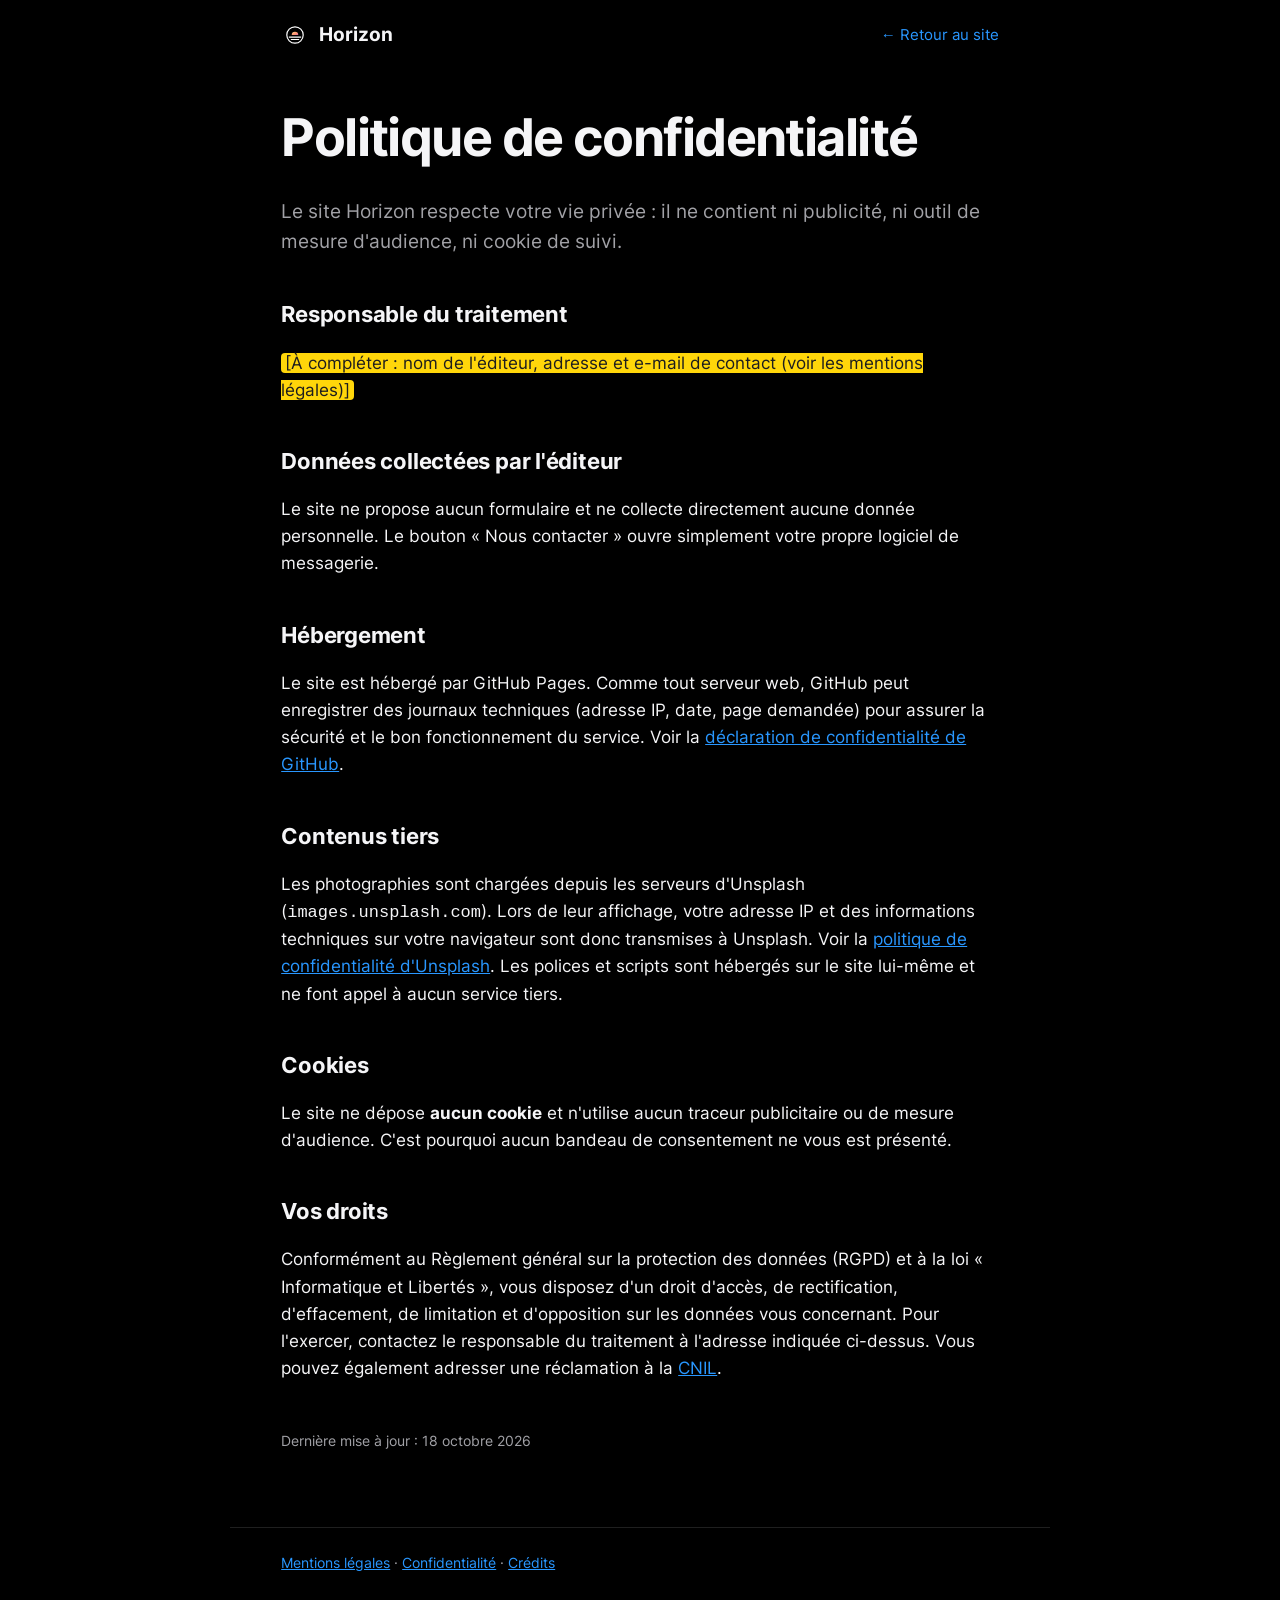
<file: confidentialite.html>
<!doctype html>
<html lang="fr">
<head>
  <meta charset="utf-8" />
  <meta name="viewport" content="width=device-width, initial-scale=1" />
  <title>Politique de confidentialité — Horizon</title>
  <meta name="description" content="Politique de confidentialité du site Horizon : aucune donnée collectée, aucun cookie." />
  <link rel="canonical" href="https://julien-sys78.github.io/horizon/confidentialite.html" />
  <link rel="icon" href="icons/icon.svg" type="image/svg+xml" />
  <link rel="apple-touch-icon" href="icons/icon-180.png" />
  <link rel="stylesheet" href="css/legal.css" />
</head>
<body>
  <a class="skip" href="#contenu">Aller au contenu</a>
  <header class="top"><a href="./" class="brand"><img src="icons/icon.svg" alt="" width="28" height="28" /> Horizon</a><a href="./" class="back">← Retour au site</a></header>
  <main id="contenu" class="doc">
    <h1>Politique de confidentialité</h1>
    <p class="lead">Le site Horizon respecte votre vie privée : il ne contient ni publicité, ni outil de mesure d'audience, ni cookie de suivi.</p>
    <h2>Responsable du traitement</h2>
    <p><mark class="todo">[À compléter : nom de l'éditeur, adresse et e-mail de contact (voir les mentions légales)]</mark></p>
    <h2>Données collectées par l'éditeur</h2>
    <p>Le site ne propose aucun formulaire et ne collecte directement aucune donnée personnelle. Le bouton « Nous contacter » ouvre simplement votre propre logiciel de messagerie.</p>
    <h2>Hébergement</h2>
    <p>Le site est hébergé par GitHub Pages. Comme tout serveur web, GitHub peut enregistrer des journaux techniques (adresse IP, date, page demandée) pour assurer la sécurité et le bon fonctionnement du service. Voir la <a href="https://docs.github.com/fr/site-policy/privacy-policies/github-general-privacy-statement">déclaration de confidentialité de GitHub</a>.</p>
    <h2>Contenus tiers</h2>
    <p>Les photographies sont chargées depuis les serveurs d'Unsplash (<code>images.unsplash.com</code>). Lors de leur affichage, votre adresse IP et des informations techniques sur votre navigateur sont donc transmises à Unsplash. Voir la <a href="https://unsplash.com/privacy">politique de confidentialité d'Unsplash</a>. Les polices et scripts sont hébergés sur le site lui-même et ne font appel à aucun service tiers.</p>
    <h2 id="cookies">Cookies</h2>
    <p>Le site ne dépose <strong>aucun cookie</strong> et n'utilise aucun traceur publicitaire ou de mesure d'audience. C'est pourquoi aucun bandeau de consentement ne vous est présenté.</p>
    <h2>Vos droits</h2>
    <p>Conformément au Règlement général sur la protection des données (RGPD) et à la loi « Informatique et Libertés », vous disposez d'un droit d'accès, de rectification, d'effacement, de limitation et d'opposition sur les données vous concernant. Pour l'exercer, contactez le responsable du traitement à l'adresse indiquée ci-dessus. Vous pouvez également adresser une réclamation à la <a href="https://www.cnil.fr/fr/plaintes">CNIL</a>.</p>

    <p class="updated">Dernière mise à jour : 18 octobre 2026</p>
  </main>
  <footer class="foot"><a href="mentions-legales.html">Mentions légales</a> · <a href="confidentialite.html">Confidentialité</a> · <a href="credits.html">Crédits</a></footer>
</body>
</html>
</file>
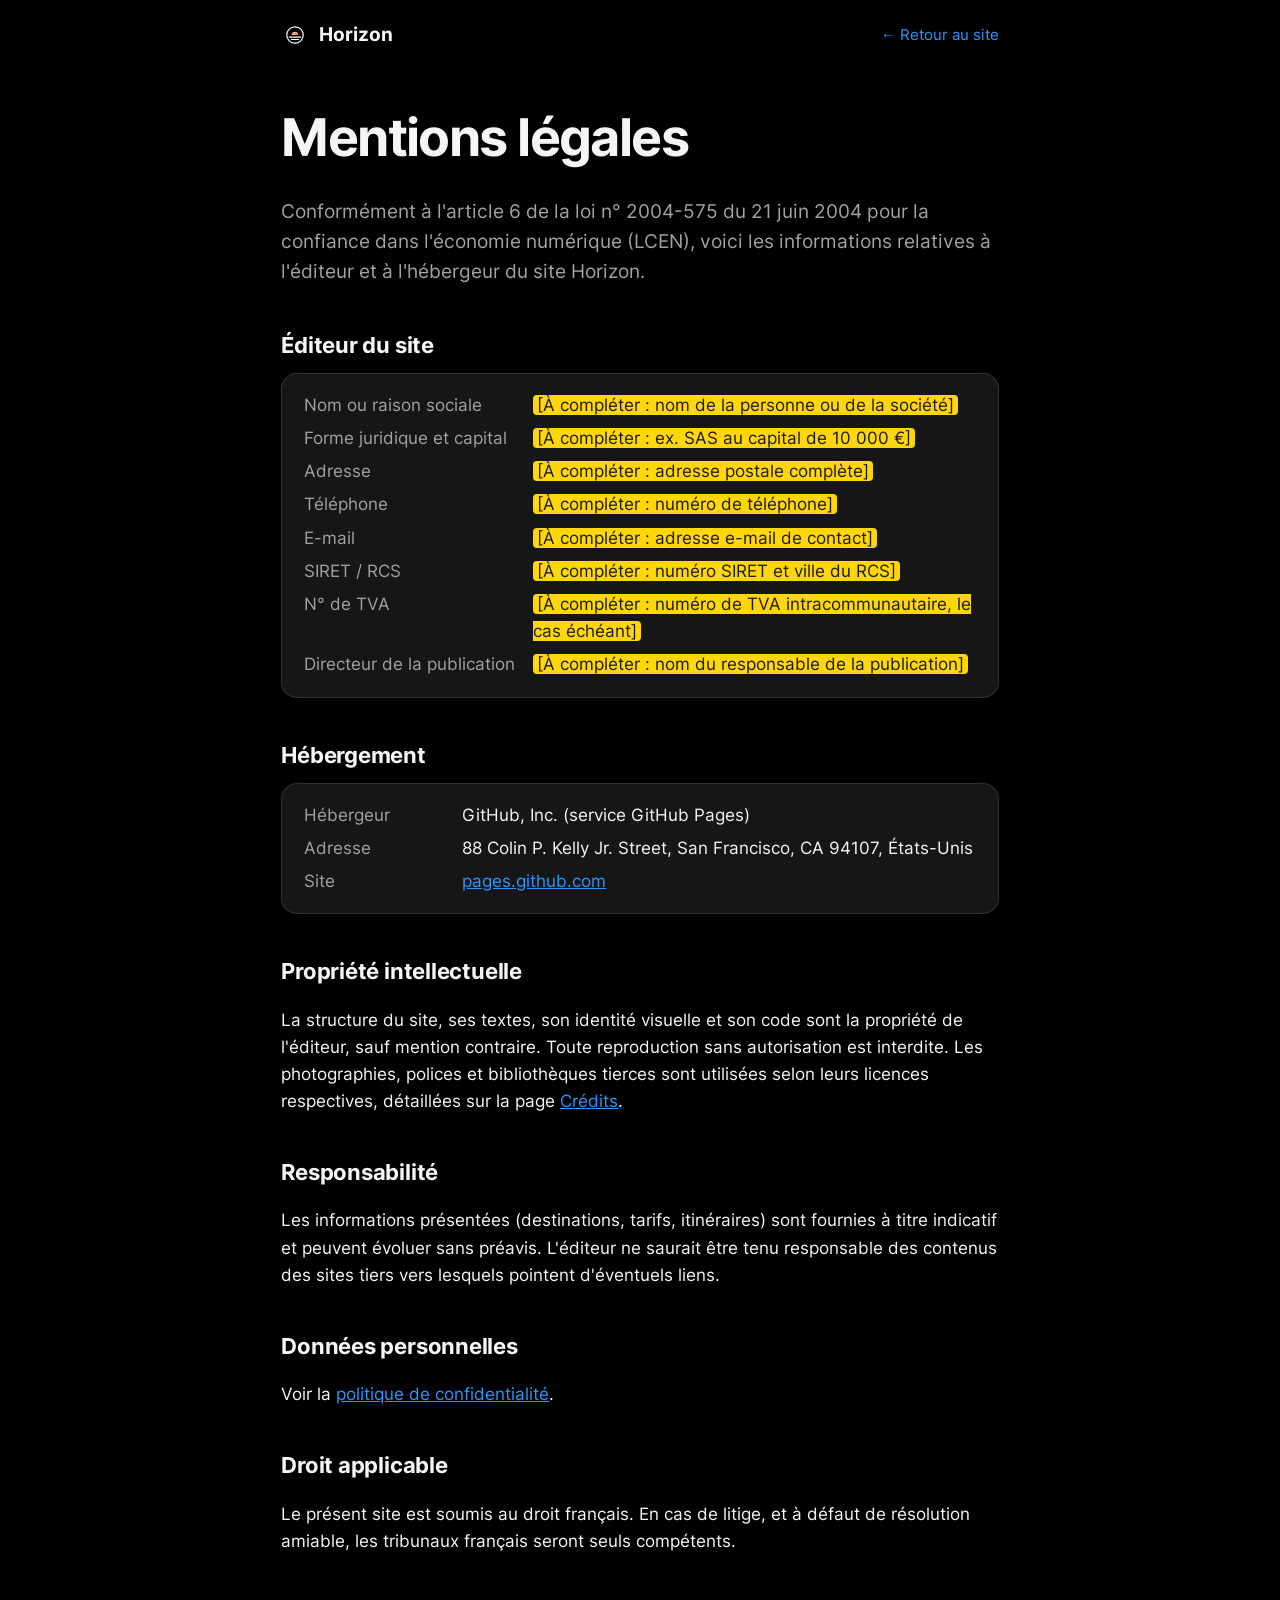
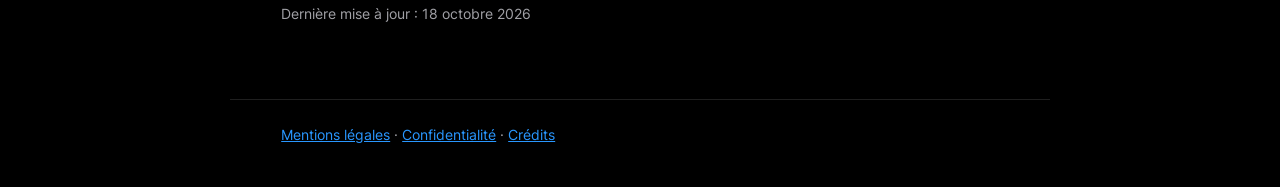
<file: mentions-legales.html>
<!doctype html>
<html lang="fr">
<head>
  <meta charset="utf-8" />
  <meta name="viewport" content="width=device-width, initial-scale=1" />
  <title>Mentions légales — Horizon</title>
  <meta name="description" content="Mentions légales du site Horizon : éditeur, hébergeur et propriété intellectuelle." />
  <link rel="canonical" href="https://julien-sys78.github.io/horizon/mentions-legales.html" />
  <link rel="icon" href="icons/icon.svg" type="image/svg+xml" />
  <link rel="apple-touch-icon" href="icons/icon-180.png" />
  <link rel="stylesheet" href="css/legal.css" />
</head>
<body>
  <a class="skip" href="#contenu">Aller au contenu</a>
  <header class="top"><a href="./" class="brand"><img src="icons/icon.svg" alt="" width="28" height="28" /> Horizon</a><a href="./" class="back">← Retour au site</a></header>
  <main id="contenu" class="doc">
    <h1>Mentions légales</h1>
    <p class="lead">Conformément à l'article 6 de la loi n° 2004-575 du 21 juin 2004 pour la confiance dans l'économie numérique (LCEN), voici les informations relatives à l'éditeur et à l'hébergeur du site Horizon.</p>
    <h2>Éditeur du site</h2>
    <div class="card"><dl>
      <dt>Nom ou raison sociale</dt><dd><mark class="todo">[À compléter : nom de la personne ou de la société]</mark></dd>
      <dt>Forme juridique et capital</dt><dd><mark class="todo">[À compléter : ex. SAS au capital de 10 000 €]</mark></dd>
      <dt>Adresse</dt><dd><mark class="todo">[À compléter : adresse postale complète]</mark></dd>
      <dt>Téléphone</dt><dd><mark class="todo">[À compléter : numéro de téléphone]</mark></dd>
      <dt>E-mail</dt><dd><mark class="todo">[À compléter : adresse e-mail de contact]</mark></dd>
      <dt>SIRET / RCS</dt><dd><mark class="todo">[À compléter : numéro SIRET et ville du RCS]</mark></dd>
      <dt>N° de TVA</dt><dd><mark class="todo">[À compléter : numéro de TVA intracommunautaire, le cas échéant]</mark></dd>
      <dt>Directeur de la publication</dt><dd><mark class="todo">[À compléter : nom du responsable de la publication]</mark></dd>
    </dl></div>
    <h2>Hébergement</h2>
    <div class="card"><dl>
      <dt>Hébergeur</dt><dd>GitHub, Inc. (service GitHub Pages)</dd>
      <dt>Adresse</dt><dd>88 Colin P. Kelly Jr. Street, San Francisco, CA 94107, États-Unis</dd>
      <dt>Site</dt><dd><a href="https://pages.github.com/">pages.github.com</a></dd>
    </dl></div>
    <h2>Propriété intellectuelle</h2>
    <p>La structure du site, ses textes, son identité visuelle et son code sont la propriété de l'éditeur, sauf mention contraire. Toute reproduction sans autorisation est interdite. Les photographies, polices et bibliothèques tierces sont utilisées selon leurs licences respectives, détaillées sur la page <a href="credits.html">Crédits</a>.</p>
    <h2>Responsabilité</h2>
    <p>Les informations présentées (destinations, tarifs, itinéraires) sont fournies à titre indicatif et peuvent évoluer sans préavis. L'éditeur ne saurait être tenu responsable des contenus des sites tiers vers lesquels pointent d'éventuels liens.</p>
    <h2>Données personnelles</h2>
    <p>Voir la <a href="confidentialite.html">politique de confidentialité</a>.</p>
    <h2>Droit applicable</h2>
    <p>Le présent site est soumis au droit français. En cas de litige, et à défaut de résolution amiable, les tribunaux français seront seuls compétents.</p>

    <p class="updated">Dernière mise à jour : 18 octobre 2026</p>
  </main>
  <footer class="foot"><a href="mentions-legales.html">Mentions légales</a> · <a href="confidentialite.html">Confidentialité</a> · <a href="credits.html">Crédits</a></footer>
</body>
</html>
</file>
<file: css/legal.css>
:root {
  color-scheme: dark;
  --accent: #2997ff;
  --bg: #000;
  --fg: #f5f5f7;
  --muted: #a1a1a6;
  --card: #161617;
  --line: rgba(255,255,255,.12);
}
@font-face { font-family: "Inter"; src: url("../fonts/inter-var.woff2") format("woff2"); font-weight: 100 900; font-display: swap; }
* { box-sizing: border-box; }
body { margin: 0; background: var(--bg); color: var(--fg); font: 17px/1.6 -apple-system, BlinkMacSystemFont, "Inter", "Segoe UI", Roboto, sans-serif; -webkit-font-smoothing: antialiased; }
a { color: var(--accent); }
:focus-visible { outline: 2px solid var(--accent); outline-offset: 3px; border-radius: 4px; }
.skip { position: absolute; left: 8px; top: -60px; padding: 8px 14px; border-radius: 8px; background: var(--accent); color: #fff; }
.skip:focus { top: 8px; }
.top { display: flex; justify-content: space-between; align-items: center; max-width: 820px; margin: 0 auto; padding: 20px max(20px, 4vw); }
.brand { display: flex; align-items: center; gap: 10px; color: var(--fg); font-weight: 700; font-size: 19px; text-decoration: none; }
.brand img { border-radius: 7px; }
.back { font-size: 15px; text-decoration: none; }
.doc { max-width: 820px; margin: 0 auto; padding: 20px max(20px, 4vw) 60px; }
h1 { font-size: clamp(34px, 6vw, 52px); line-height: 1.08; letter-spacing: -0.03em; margin: 20px 0 30px; }
h2 { font-size: 22px; letter-spacing: -0.01em; margin: 40px 0 10px; }
p, li { color: var(--fg); }
.lead { font-size: 19px; color: var(--muted); }
.card { background: var(--card); border: 1px solid var(--line); border-radius: 16px; padding: 18px 22px; }
dl { display: grid; grid-template-columns: minmax(140px, max-content) 1fr; gap: 6px 18px; margin: 0; }
dt { color: var(--muted); }
dd { margin: 0; }
mark.todo { background: #ffd60a; color: #1d1d1f; padding: 0 4px; border-radius: 4px; }
.photos { list-style: none; padding: 0; display: grid; grid-template-columns: repeat(auto-fill, minmax(220px, 1fr)); gap: 14px; }
.photos li { background: var(--card); border: 1px solid var(--line); border-radius: 12px; overflow: hidden; font-size: 14px; }
.photos img { display: block; width: 100%; height: auto; aspect-ratio: 3 / 2; object-fit: cover; }
.photos span { display: block; padding: 8px 12px; }
.updated { margin-top: 48px; color: var(--muted); font-size: 14px; }
.foot { max-width: 820px; margin: 0 auto; padding: 24px max(20px, 4vw) 40px; border-top: 1px solid var(--line); color: var(--muted); font-size: 14px; }
@media (max-width: 560px) { dl { grid-template-columns: 1fr; } dt { margin-top: 8px; } }
</file>
